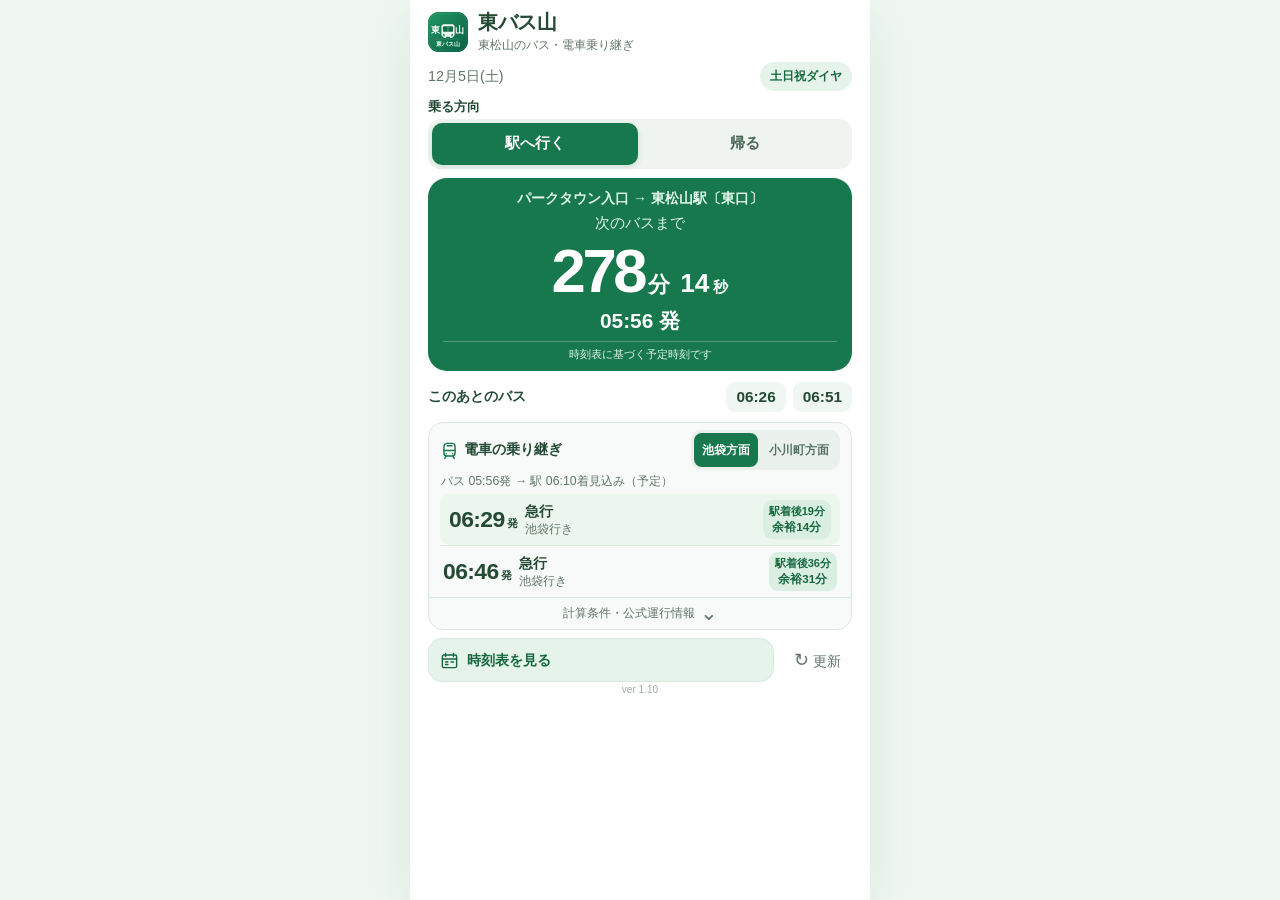
<file: index.html>
<!DOCTYPE html>
<html lang="ja">
<head>
    <meta charset="UTF-8">
    <meta name="viewport" content="width=device-width, initial-scale=1.0, viewport-fit=cover">
    <meta name="theme-color" content="#16784c">
    <meta name="description" content="東バス山。パークタウン入口のバスと東松山駅での電車への乗り継ぎを、ひと目で確認できるアプリです。">
    <meta name="apple-mobile-web-app-title" content="東バス山">
    <title>東バス山 | バス・電車の乗り継ぎ案内</title>
    <link rel="stylesheet" href="style.css?v=109">
    <link rel="manifest" href="manifest.json">
    <link rel="icon" type="image/svg+xml" href="icon.svg?v=110">
    <meta name="apple-mobile-web-app-capable" content="yes">
    <meta name="apple-mobile-web-app-status-bar-style" content="default">
    <link rel="apple-touch-icon" href="icon-512.png?v=110">
</head>
<body>
    <div class="app-shell">
        <header class="app-header">
            <div class="brand-icon" aria-hidden="true">
                <img src="icon.svg?v=110" width="40" height="40" alt="">
            </div>
            <div class="brand-copy"><h1>東バス山</h1><p>東松山のバス・電車乗り継ぎ</p></div>
        </header>
        <main>
            <section id="home-view" class="screen home-screen" aria-label="次のバス">
                <div class="today-bar">
                    <span id="date-label" class="today-date">日付を確認中...</span>
                    <span id="daytype-label" class="daytype-badge">ダイヤを確認中</span>
                </div>
                <div class="field-block">
                    <h2 class="section-label">乗る方向</h2>
                    <div class="segmented-control" role="group" aria-label="乗る方向">
                        <button id="tab-outbound" type="button" class="segment-btn" aria-pressed="true">駅へ行く</button>
                        <button id="tab-inbound" type="button" class="segment-btn" aria-pressed="false">帰る</button>
                    </div>
                </div>
                <section id="countdown-card" class="countdown-card" aria-label="次のバスまでの時間">
                    <p class="route-line"><span id="departure-station">パークタウン入口</span><span aria-hidden="true"> → </span><span id="destination-station">東松山駅〔東口〕</span></p>
                    <p id="countdown-status" class="countdown-status">次のバスまで</p>
                    <div id="minutes" class="countdown-time" role="timer" aria-live="off">
                        <span id="remaining-minutes" class="remaining-minutes">--</span><span class="minutes-unit">分</span>
                        <span id="remaining-seconds" class="remaining-seconds">--</span><span class="seconds-unit">秒</span>
                    </div>
                    <div id="service-ended" class="service-ended" hidden>運行終了</div>
                    <p id="schedule-details" class="next-departure">次発 --:--</p>
                    <p class="schedule-disclaimer">時刻表に基づく予定時刻です</p>
                </section>
                <section class="upcoming-section" aria-labelledby="upcoming-title">
                    <h2 id="upcoming-title" class="section-title">このあとのバス</h2>
                    <ul id="upcoming-list" class="upcoming-list"><li class="empty-upcoming">確認中...</li></ul>
                </section>
                <section id="train-section" class="train-section" aria-labelledby="train-title">
                    <div class="train-compact-header">
                        <h2 id="train-title" class="train-section-title">
                            <svg class="train-icon" aria-hidden="true" viewBox="0 0 24 24" fill="none" stroke="currentColor" stroke-width="1.8" stroke-linecap="round" stroke-linejoin="round"><rect x="5" y="3" width="14" height="16" rx="4"/><path d="M5 12h14M8 16h.01M16 16h.01M8 19l-2 3M16 19l2 3M9 6h6"/></svg>
                            電車の乗り継ぎ
                        </h2>
                        <div class="train-direction-picker" role="group" aria-label="電車の方向">
                            <button id="train-up" class="train-direction-btn" type="button" aria-pressed="true">池袋方面</button>
                            <button id="train-down" class="train-direction-btn" type="button" aria-pressed="false">小川町方面</button>
                        </div>
                    </div>
                    <p id="train-station-arrival" class="train-station-arrival">バスと駅到着の目安を計算中...</p>
                    <ol id="train-candidates" class="train-candidates" aria-label="乗換候補の電車2本">
                        <li class="train-candidate-empty">乗換候補を確認中...</li>
                    </ol>
                    <button id="train-toggle" class="train-toggle" type="button" aria-expanded="false" aria-controls="train-details">
                        計算条件・公式運行情報 <span class="train-toggle-chevron" aria-hidden="true">⌄</span>
                    </button>
                    <div id="train-details" class="train-details" hidden>
                        <div class="train-heading">
                            <p class="train-eyebrow">時刻表に基づく予測</p>
                            <span id="train-daytype-badge" class="train-data-badge">時刻表ベース</span>
                        </div>
                        <p class="connection-note">TJライナー・普通列車は除外。バス約14分＋駅構内の移動約5分で計算し、駅到着から2時間以内の候補を表示します。道路状況などで変わるため、乗り継ぎ保証ではありません。</p>
                        <div class="train-links">
                            <a href="https://www.tobu.co.jp/railway/guide/station/info/7408.html" target="_blank" rel="noopener noreferrer">公式の駅時刻表</a>
                            <a href="https://www.tobu.co.jp/service_status/" target="_blank" rel="noopener noreferrer">最新の運行情報</a>
                            <a href="https://www.tobupoint.jp/guide/app/railway/" target="_blank" rel="noopener noreferrer">列車位置（公式アプリ）</a>
                        </div>
                        <p class="train-source-note">2026年3月14日改正の時刻表を使用。遅延・運休・臨時列車は反映されません。実際の発車時刻は公式情報をご確認ください。</p>
                    </div>
                </section>
                <div class="app-actions">
                    <button id="timetable-open" class="timetable-open-btn" type="button">
                        <span class="button-content"><svg aria-hidden="true" viewBox="0 0 24 24" fill="none" stroke="currentColor" stroke-width="1.8" stroke-linecap="round" stroke-linejoin="round"><rect x="3" y="5" width="18" height="16" rx="2"></rect><path d="M7 3v4M17 3v4M3 10h18M7 14h3M7 17h3M14 14h3"></path></svg>時刻表を見る</span>
                    </button>
                    <button id="refresh-btn" class="refresh-btn" type="button"><span aria-hidden="true">↻</span> 更新</button>
                </div>
                <p class="app-version">ver 1.10</p>
            </section>
            <section id="timetable-view" class="screen timetable-screen" aria-labelledby="timetable-title" hidden>
                <div class="timetable-heading">
                    <button id="timetable-close" class="back-btn" type="button" aria-label="ホームに戻る"><span aria-hidden="true">‹</span></button>
                    <h2 id="timetable-title">時刻表</h2>
                </div>
                <div class="timetable-route-card">
                    <p id="timetable-departure" class="route-caption">パークタウン入口 発</p>
                    <p id="timetable-route" class="timetable-route">東松山駅〔東口〕行き</p>
                </div>
                <div class="field-block">
                    <h3 class="section-label">乗る方向</h3>
                    <div class="segmented-control" role="group" aria-label="時刻表の方向">
                        <button id="timetable-outbound" type="button" class="segment-btn" aria-pressed="true">駅へ行く</button>
                        <button id="timetable-inbound" type="button" class="segment-btn" aria-pressed="false">帰る</button>
                    </div>
                </div>
                <div class="field-block">
                    <h3 class="section-label">ダイヤ</h3>
                    <div class="segmented-control" role="group" aria-label="平日・土日祝の切り替え">
                        <button id="timetable-weekday" type="button" class="segment-btn" aria-pressed="false">平日</button>
                        <button id="timetable-holiday" type="button" class="segment-btn" aria-pressed="true">土日祝</button>
                    </div>
                </div>
                <div class="timetable-list-heading">
                    <h3 class="section-title">出発時刻</h3>
                    <span id="timetable-today-badge" class="daytype-badge">今日のダイヤ</span>
                </div>
                <div id="timetable-body" class="timetable-hours" aria-label="出発時刻一覧"></div>
                <p class="timetable-note">数字は各時台の「分」です。祝日・お盆・年末年始は土日祝ダイヤで運行します。時刻表の改正や道路状況により実際の運行は変わる場合があります。</p>
            </section>
        </main>
    </div>
    <script src="train-data.js?v=109"></script>
    <script src="app.js?v=109"></script>
</body>
</html>
</file>
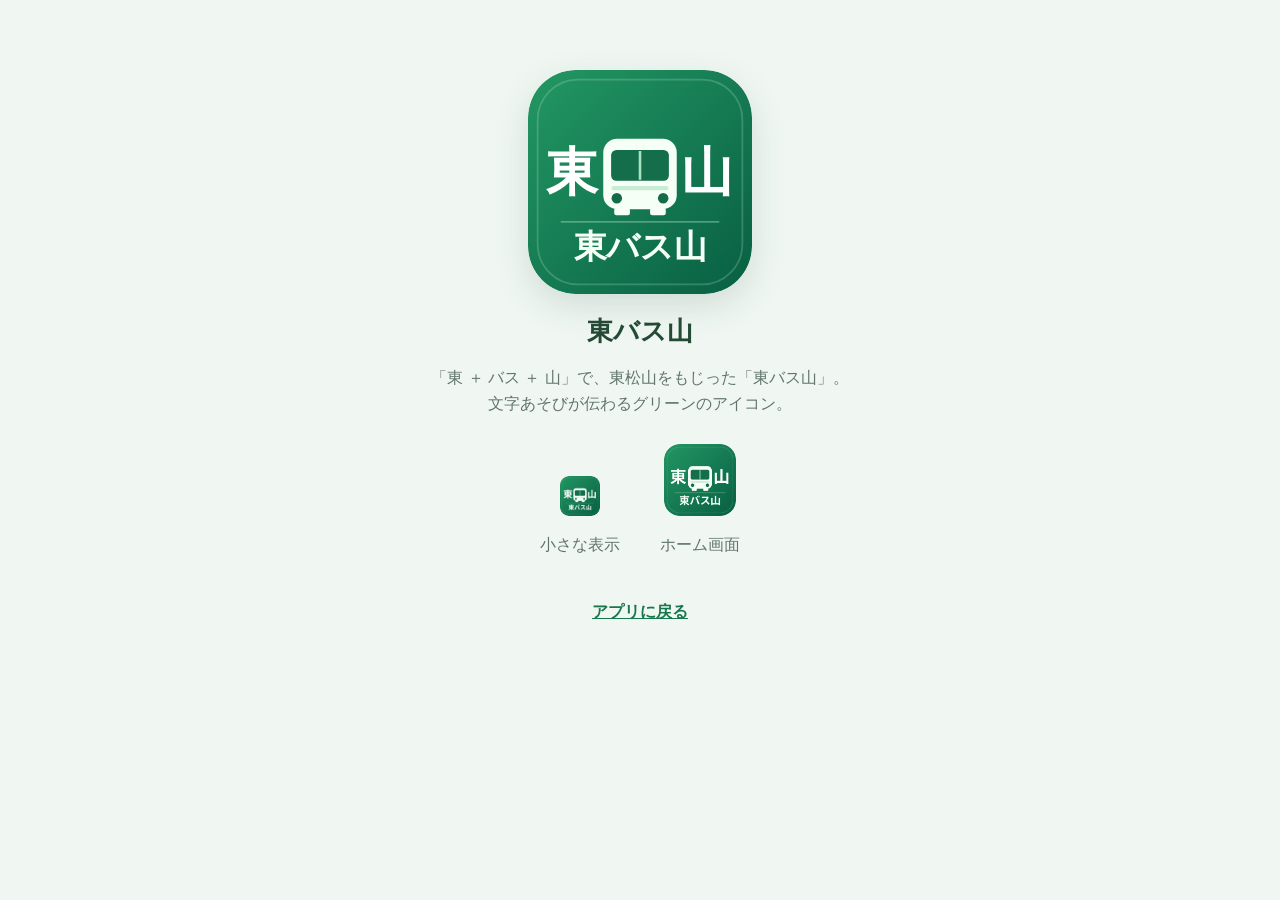
<file: icon.html>
<!DOCTYPE html>
<html lang="ja">
<head>
    <meta charset="UTF-8">
    <meta name="viewport" content="width=device-width, initial-scale=1">
    <title>東バス山 | アイコンデザイン</title>
    <style>
        * { box-sizing: border-box; }
        body { margin: 0; background: #f0f7f2; color: #244a36; font-family: -apple-system, BlinkMacSystemFont, "Noto Sans JP", sans-serif; }
        main { max-width: 560px; padding: 40px 22px; margin: auto; text-align: center; }
        h1 { margin: 20px 0 6px; font-size: 1.65rem; }
        p { color: #617568; line-height: 1.6; }
        .main-icon { display: block; width: 224px; height: 224px; border-radius: 48px; margin: 30px auto 0; box-shadow: 0 12px 35px #244a3626; }
        .sizes { display: flex; align-items: end; justify-content: center; gap: 40px; margin: 28px 0; }
        .sizes img { display: block; width: 72px; height: 72px; border-radius: 16px; margin: auto; }
        .sizes div:first-child img { width: 40px; height: 40px; border-radius: 9px; }
        a { color: #16784c; font-weight: 700; }
    </style>
</head>
<body>
    <main>
        <img class="main-icon" src="icon.svg?v=110" alt="東とバスと山を組み合わせた東バス山のアイコン">
        <h1>東バス山</h1>
        <p>「東 ＋ バス ＋ 山」で、東松山をもじった「東バス山」。<br>文字あそびが伝わるグリーンのアイコン。</p>
        <div class="sizes">
            <div><img src="icon-192.png?v=110" alt="40ピクセルでの見え方"><p>小さな表示</p></div>
            <div><img src="icon-512.png?v=110" alt="72ピクセルでの見え方"><p>ホーム画面</p></div>
        </div>
        <a href="./">アプリに戻る</a>
    </main>
</body>
</html>
</file>
<file: style.css>
:root {
    color-scheme: light;
    --green: #16784c;
    --green-dark: #244a36;
    --green-light: #e6f3ea;
    --green-pale: #f0f7f2;
    --green-border: #d8e8de;
    --text-muted: #617568;
    --orange: #99500c;
    --gray: #66736c;
}
* { box-sizing: border-box; }
body, h1, h2, h3, p, ul { margin: 0; }
button { font: inherit; }
[hidden] { display: none !important; }
.visually-hidden { position: absolute !important; width: 1px; height: 1px; padding: 0; margin: -1px; overflow: hidden; clip: rect(0,0,0,0); white-space: nowrap; border: 0; }
body {
    min-height: 100vh;
    min-height: 100dvh;
    background: var(--green-pale);
    font-family: -apple-system, BlinkMacSystemFont, "Segoe UI", "Noto Sans JP", sans-serif;
    color: var(--green-dark);
    -webkit-font-smoothing: antialiased;
}
.app-shell {
    width: 100%;
    max-width: 460px;
    min-height: 100vh;
    min-height: 100dvh;
    margin: 0 auto;
    padding: calc(10px + env(safe-area-inset-top)) 18px calc(7px + env(safe-area-inset-bottom));
    background: #fff;
}
@media (min-width: 580px) {
    .app-shell { box-shadow: 0 14px 52px rgba(27, 74, 48, .10); }
}
.app-header { display: flex; align-items: center; gap: 10px; margin-bottom: 8px; }
.brand-icon {
    width: 40px;
    height: 40px;
    display: grid;
    place-items: center;
    flex: none;
    color: #fff;
    background: var(--green);
    border-radius: 11px;
}
.brand-icon img { display: block; width: 40px; height: 40px; border-radius: 11px; }
.brand-copy h1 { font-size: 1.24rem; line-height: 1.3; letter-spacing: -.015em; }
.brand-copy p { margin-top: 1px; font-size: .75rem; color: var(--text-muted); }
.screen { width: 100%; }
.today-bar { display: flex; justify-content: space-between; align-items: center; gap: 10px; margin-bottom: 7px; }
.today-date { color: var(--text-muted); font-size: .9rem; }
.daytype-badge {
    display: inline-block;
    border-radius: 999px;
    padding: 6px 10px;
    background: var(--green-light);
    color: #16683f;
    font-weight: 700;
    font-size: .78rem;
    white-space: nowrap;
}
.field-block { margin-bottom: 22px; }
.home-screen .field-block { margin-bottom: 9px; }
.section-label { font-size: .9rem; font-weight: 700; margin-bottom: 9px; }
.home-screen .section-label { margin-bottom: 3px; font-size: .84rem; }
.segmented-control { display: flex; gap: 4px; border-radius: 13px; background: #eff4f0; padding: 4px; }
.segment-btn {
    flex: 1;
    min-width: 0;
    min-height: 48px;
    border: 0;
    border-radius: 10px;
    background: transparent;
    color: #4c6858;
    font-size: 1rem;
    font-weight: 700;
    cursor: pointer;
}
.segment-btn.active { background: var(--green); color: #fff; box-shadow: 0 2px 6px rgba(21, 98, 60, .15); }
.home-screen .segment-btn { min-height: 42px; font-size: .94rem; }
button:focus-visible { outline: 3px solid #e9a33d; outline-offset: 3px; }
.countdown-card {
    border-radius: 19px;
    padding: 10px 15px 9px;
    background: var(--green);
    color: #fff;
    text-align: center;
    transition: background-color .2s ease;
}
.countdown-card.is-urgent { background: var(--orange); }
.countdown-card.is-ended { background: var(--gray); }
.route-line { font-size: .87rem; font-weight: 650; line-height: 1.45; color: #e1f6e9; }
.countdown-status { margin-top: 6px; font-size: .91rem; color: #e1f6e9; }
.countdown-time { display: flex; justify-content: center; align-items: baseline; gap: 4px; margin: 2px 0 1px; white-space: nowrap; font-variant-numeric: tabular-nums; }
.remaining-minutes { font-size: clamp(2.9rem, 12vw, 3.85rem); font-weight: 800; letter-spacing: -.055em; line-height: 1.16; }
.minutes-unit { font-size: 1.35rem; font-weight: 700; margin-right: 6px; }
.remaining-seconds { font-size: 1.65rem; font-weight: 700; }
.seconds-unit { font-size: .95rem; font-weight: 700; }
.service-ended { font-size: 2.4rem; font-weight: 800; margin: 16px 0 10px; }
.next-departure { font-size: 1.3rem; font-weight: 800; font-variant-numeric: tabular-nums; }
.schedule-disclaimer { margin-top: 6px; padding-top: 5px; border-top: 1px solid rgba(255,255,255,.25); font-size: .71rem; color: #e1f6e9; }
.upcoming-section { margin-top: 8px; }
.section-title { font-size: 1.04rem; font-weight: 800; }
.home-screen .upcoming-section { display: flex; align-items: center; justify-content: space-between; gap: 8px; min-height: 35px; }
.home-screen .upcoming-section .section-title { font-size: .88rem; flex: none; }
.upcoming-list { list-style: none; padding: 0; margin: 0; }
.home-screen .upcoming-list { display: flex; justify-content: flex-end; flex-wrap: wrap; gap: 7px; }
.home-screen .upcoming-list li { padding: 6px 10px; border-radius: 9px; background: var(--green-pale); }
.upcoming-list .upcoming-time { font-size: .96rem; font-weight: 750; font-variant-numeric: tabular-nums; }
.upcoming-list .upcoming-label { position: absolute; width: 1px; height: 1px; padding: 0; margin: -1px; overflow: hidden; clip: rect(0,0,0,0); white-space: nowrap; border: 0; }
.upcoming-list .empty-upcoming { color: var(--text-muted); font-size: .81rem; }
.train-section {
    margin-top: 8px;
    border: 1px solid var(--green-border);
    border-radius: 15px;
    background: #f7faf8;
    overflow: hidden;
}
.train-compact-header { display: flex; justify-content: space-between; align-items: center; gap: 7px; padding: 7px 11px 0; }
.train-section-title { display: flex; align-items: center; gap: 5px; flex: none; font-size: .86rem; font-weight: 800; }
.train-icon { width: 19px; height: 19px; color: var(--green); flex: none; }
.train-direction-picker { display: flex; align-items: center; gap: 3px; padding: 3px; border-radius: 10px; background: #eaf1ec; }
.train-direction-btn { flex: none; min-height: 34px; padding: 6px 8px; border: 0; border-radius: 8px; background: transparent; color: #547261; font-size: .73rem; font-weight: 750; cursor: pointer; white-space: nowrap; }
.train-direction-btn.active { background: var(--green); color: #fff; }
.train-station-arrival { padding: 3px 12px 4px; color: var(--text-muted); font-size: .77rem; font-variant-numeric: tabular-nums; }
.train-candidates { list-style: none; margin: 0; padding: 0 11px; }
.train-candidate { display: flex; align-items: center; gap: 8px; padding: 6px 3px; border-top: 1px solid var(--green-border); min-height: 50px; }
.train-candidate:first-child { border-top: 0; background: #ecf6ef; border-radius: 10px; padding: 6px 9px; }
.train-candidate-time { font-size: 1.43rem; font-weight: 850; letter-spacing: -.025em; font-variant-numeric: tabular-nums; flex: none; }
.train-candidate-departure-unit { margin-left: 2px; font-size: .69rem; font-weight: 700; }
.train-candidate-route { display: flex; flex: 1; flex-direction: column; gap: 1px; min-width: 0; }
.train-candidate-kind { font-size: .85rem; font-weight: 800; color: var(--green-dark); white-space: nowrap; }
.train-candidate-destination { font-size: .72rem; color: var(--text-muted); white-space: nowrap; overflow: hidden; text-overflow: ellipsis; }
.train-candidate-buffer { display: flex; flex: none; flex-direction: column; align-items: center; gap: 1px; border-radius: 9px; padding: 4px 6px; font-size: .74rem; white-space: nowrap; }
.train-candidate-buffer small { font-size: .69rem; font-weight: 650; }
.train-candidate-buffer strong { font-size: .73rem; font-weight: 800; }
.train-candidate-buffer.safe { background: #daeee1; color: #16683f; }
.train-candidate-buffer.warning { background: #fff0d5; color: #92520e; }
.train-candidate-buffer.danger { background: #fbe2e0; color: #a13229; }
.train-candidate-empty { padding: 14px 3px; color: var(--text-muted); font-size: .85rem; }
.train-toggle { display: flex; align-items: center; justify-content: center; gap: 5px; width: 100%; min-height: 29px; padding: 5px 10px; border: 0; border-top: 1px solid var(--green-border); background: transparent; color: var(--text-muted); font-size: .76rem; cursor: pointer; }
.train-toggle-chevron { font-size: 1.3rem; line-height: 1; transition: transform .2s ease; }
.train-toggle[aria-expanded="true"] .train-toggle-chevron { transform: rotate(180deg); }
.train-details { padding: 12px 13px 16px; border-top: 1px solid var(--green-border); }
.train-heading { display: flex; align-items: center; justify-content: space-between; gap: 12px; margin-bottom: 12px; }
.train-eyebrow { font-size: .77rem; color: var(--text-muted); }
.train-data-badge {
    flex: none;
    border-radius: 999px;
    padding: 7px 9px;
    background: #e4ebe6;
    color: #42634d;
    font-size: .76rem;
    font-weight: 750;
}
.connection-note { font-size: .78rem; line-height: 1.6; color: #526d5c; }
.train-links { display: flex; gap: 9px; margin-top: 15px; flex-wrap: wrap; }
.train-links a { display: inline-flex; align-items: center; min-height: 48px; border-radius: 9px; padding: 8px 11px; border: 1px solid #bbd7c6; color: #16683f; background: white; text-decoration: none; font-size: .86rem; font-weight: 750; }
.train-links a:focus-visible { outline: 3px solid #e9a33d; outline-offset: 2px; }
.train-source-note { margin-top: 12px; font-size: .78rem; line-height: 1.6; color: var(--text-muted); }
.timetable-open-btn {
    display: flex;
    align-items: center;
    justify-content: space-between;
    width: 100%;
    min-height: 44px;
    margin-top: 0;
    padding: 9px 11px;
    border: 1px solid var(--green-border);
    border-radius: 14px;
    background: var(--green-light);
    color: #16683f;
    font-size: .9rem;
    font-weight: 800;
    cursor: pointer;
}
.button-content { display: flex; align-items: center; gap: 8px; }
.button-content svg { width: 19px; height: 19px; }
.button-chevron { font-size: 1.7rem; line-height: 1; }
.app-actions { display: flex; align-items: center; gap: 9px; margin-top: 8px; }
.app-actions .timetable-open-btn { flex: 1; }
.refresh-btn { flex: none; padding: 9px 11px; min-height: 44px; background: transparent; color: var(--text-muted); border: 0; cursor: pointer; font-size: .86rem; }
.refresh-btn span { font-size: 1.1rem; }
.app-version { margin-top: 2px; text-align: center; font-size: .63rem; color: #9aaba0; }
.timetable-heading { display: flex; align-items: center; gap: 12px; margin-bottom: 18px; }
.timetable-heading h2 { font-size: 1.5rem; }
.back-btn { width: 48px; height: 48px; border: 0; border-radius: 12px; background: var(--green-light); color: var(--green); font-size: 2rem; cursor: pointer; line-height: 1; }
.timetable-route-card { padding: 16px; border-radius: 14px; background: var(--green-pale); margin-bottom: 20px; }
.route-caption { font-size: .87rem; color: var(--text-muted); margin-bottom: 5px; }
.timetable-route { font-size: 1.06rem; font-weight: 800; }
.timetable-screen .field-block { margin-bottom: 18px; }
.timetable-list-heading { display: flex; align-items: center; justify-content: space-between; gap: 10px; margin: 22px 0 10px; }
.timetable-today-off { background: #f0f2f0; color: #576b5e; }
.timetable-hours { display: grid; gap: 3px; }
.hour-row { display: flex; align-items: center; gap: 13px; min-height: 62px; padding: 9px 10px; border-radius: 10px; }
.hour-row:nth-child(odd) { background: #f5f9f6; }
.hour-label { width: 49px; flex: none; font-size: .99rem; font-weight: 750; color: #506b58; }
.minute-list { display: flex; flex-wrap: wrap; align-items: center; gap: 7px; }
.minute-chip { min-width: 43px; text-align: center; padding: 9px 6px; border-radius: 8px; background: #eaf2ed; color: #16683f; font-size: 1rem; font-weight: 750; font-variant-numeric: tabular-nums; }
.minute-chip.next { background: #cdebd8; outline: 2px solid #7abd95; }
.timetable-note { margin: 20px 0; font-size: .84rem; line-height: 1.65; color: var(--text-muted); }
@media (max-width: 360px) {
    .app-shell { padding-left: 15px; padding-right: 15px; }
    .countdown-card { padding-left: 10px; padding-right: 10px; }
    .route-line { font-size: .82rem; }
    .remaining-minutes { font-size: 3.1rem; }
}
@media (prefers-reduced-motion: reduce) { .countdown-card { transition: none; } }
</file>
